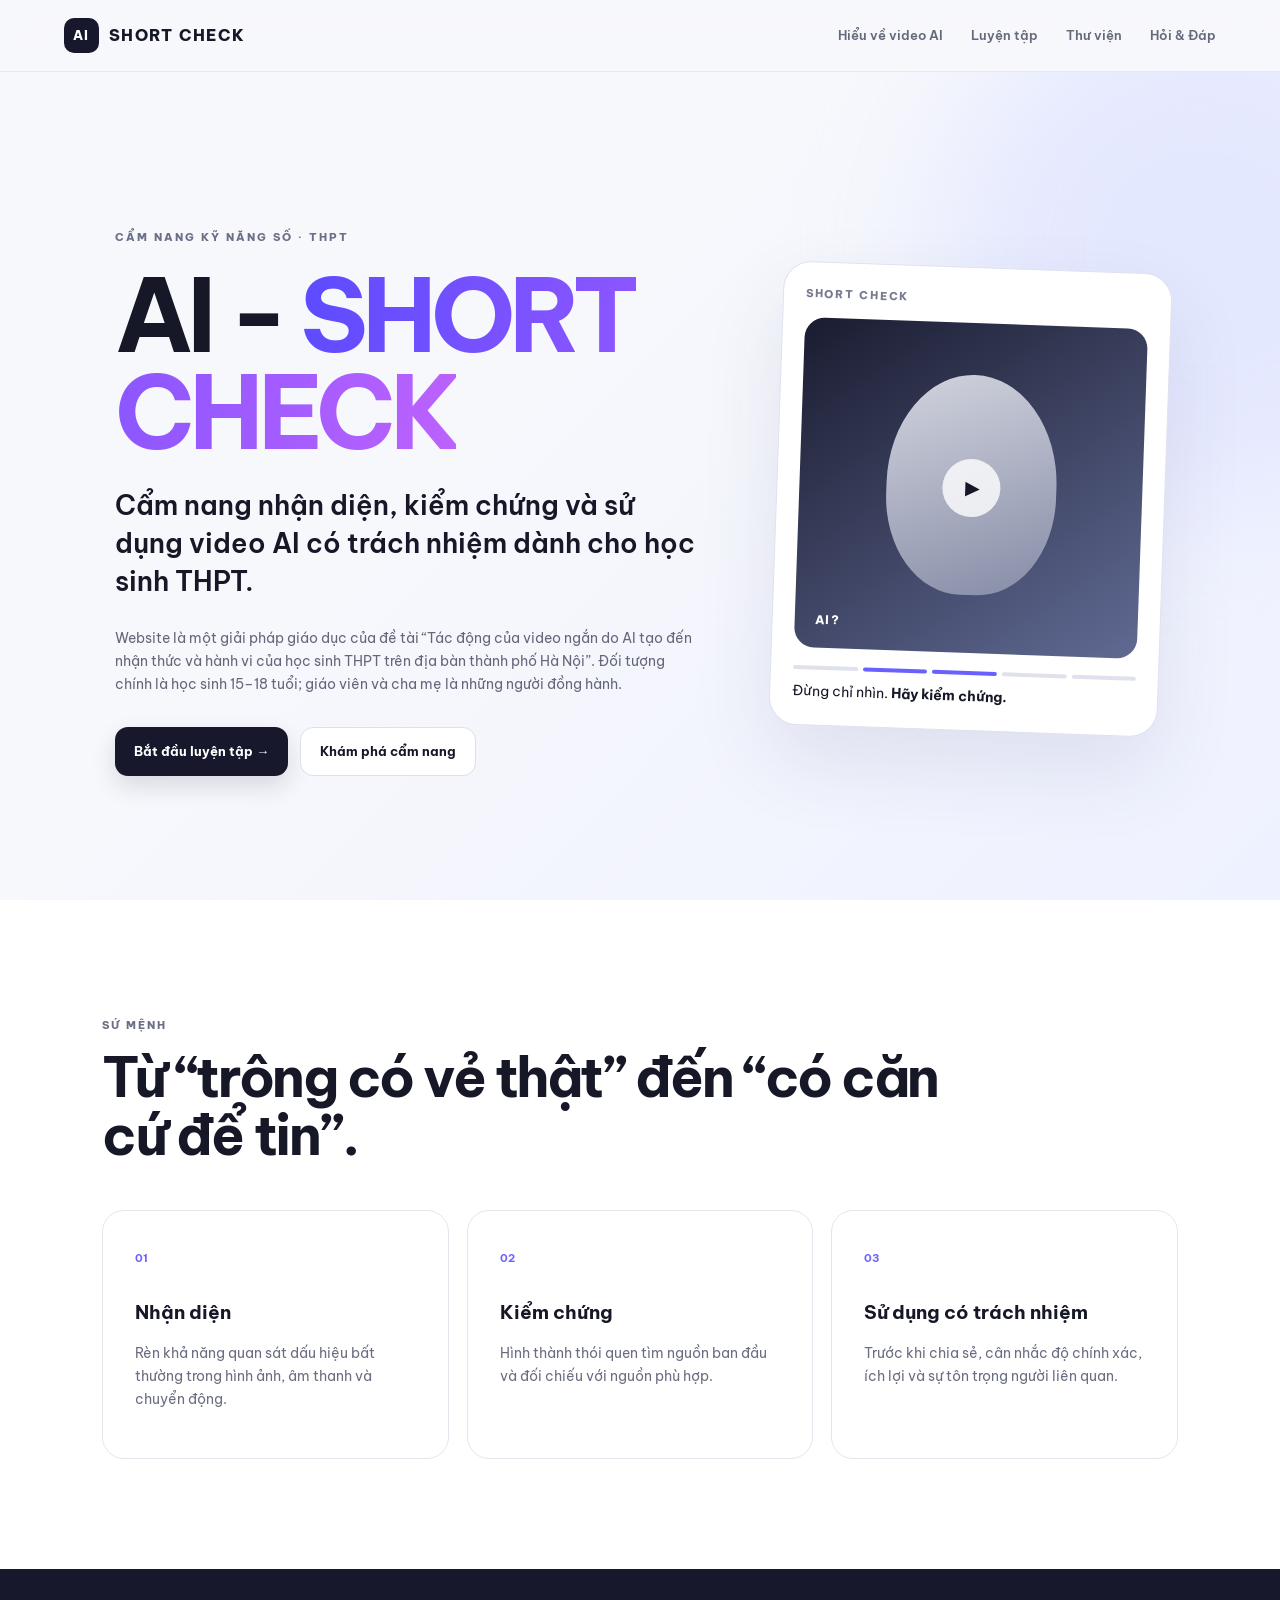
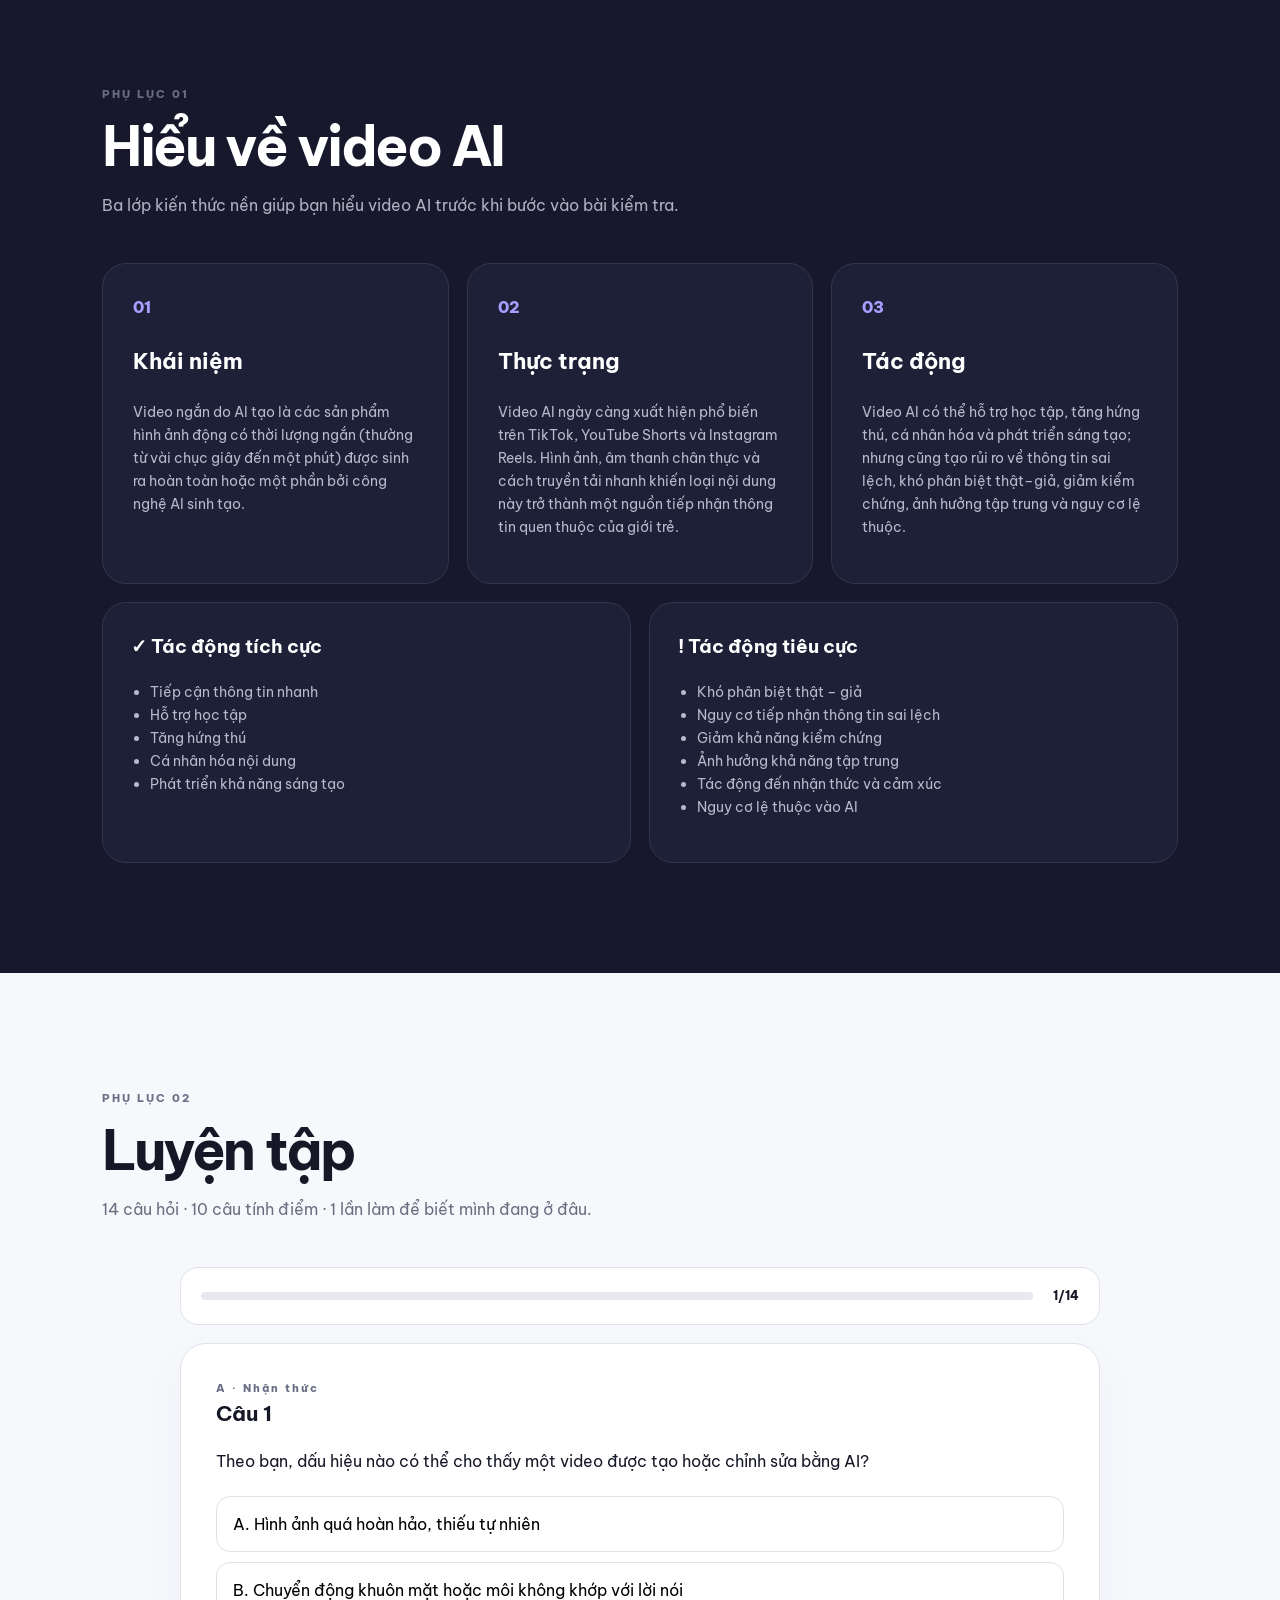
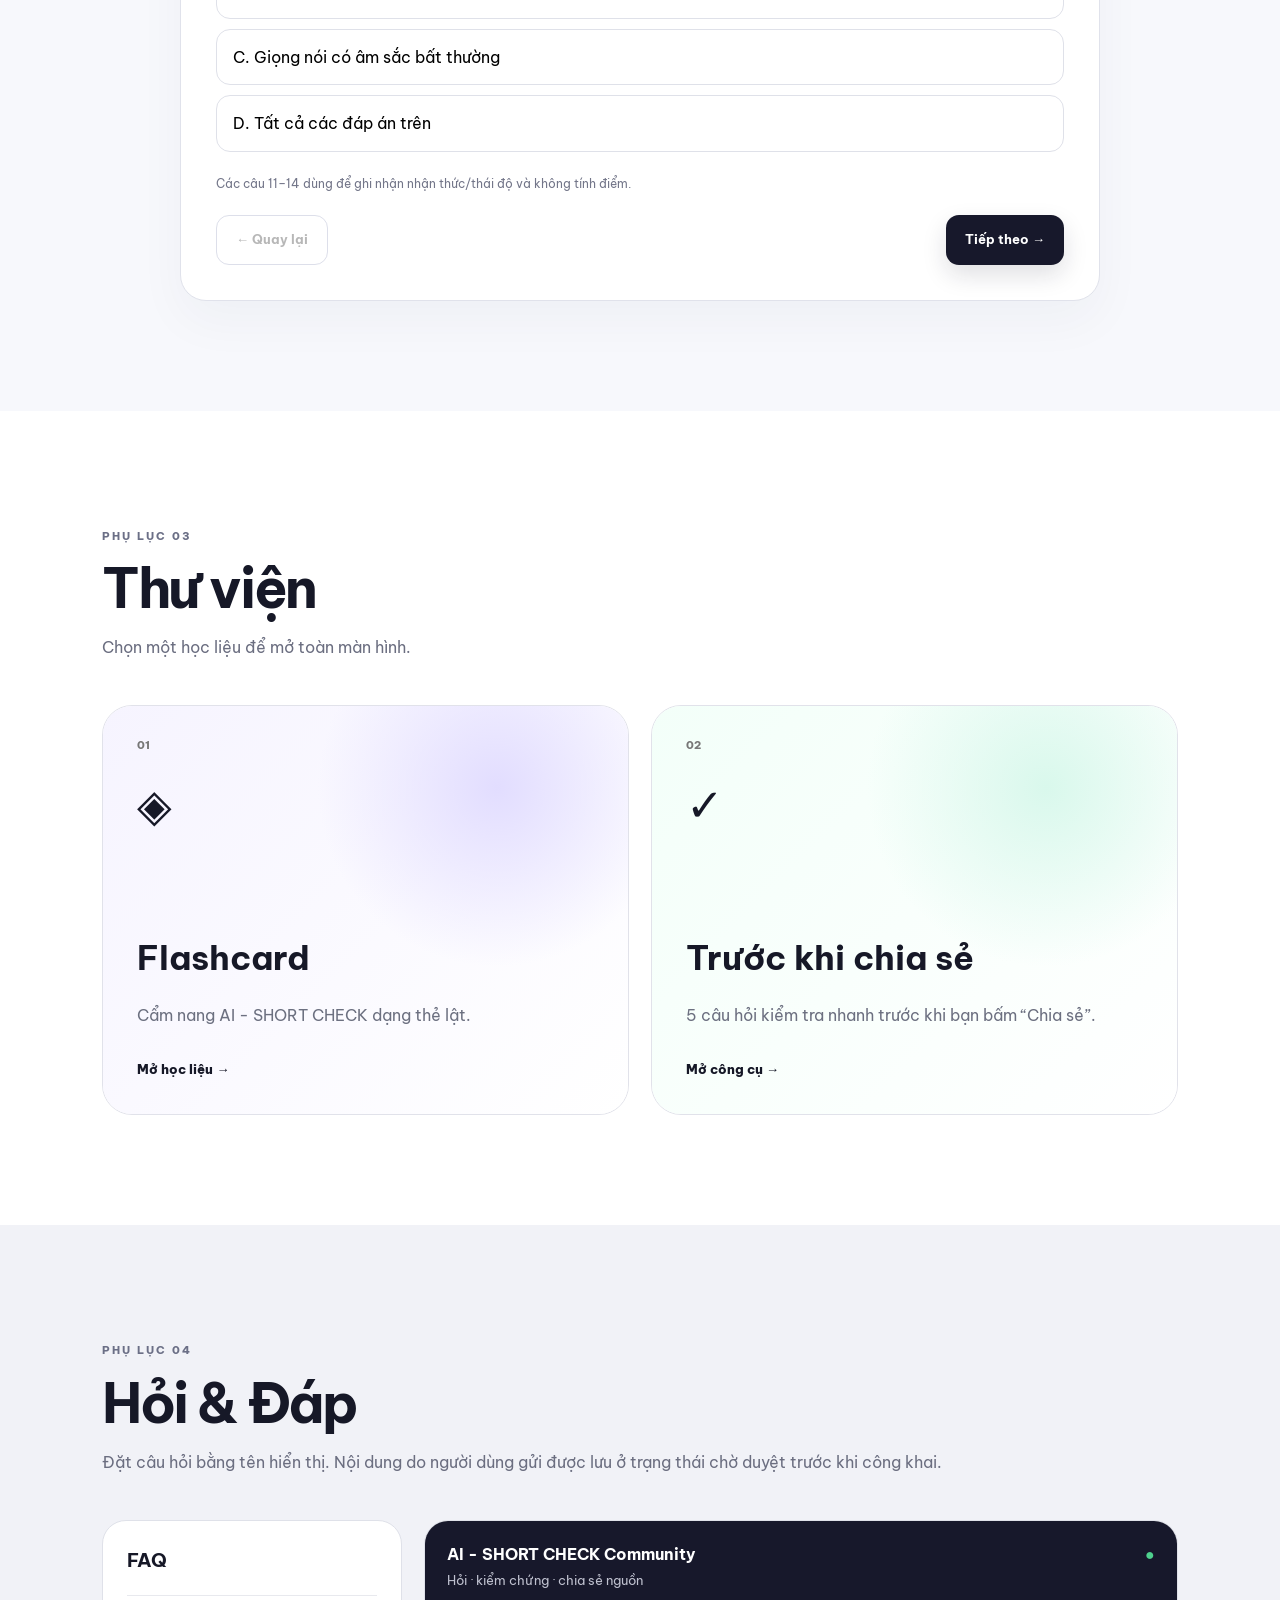
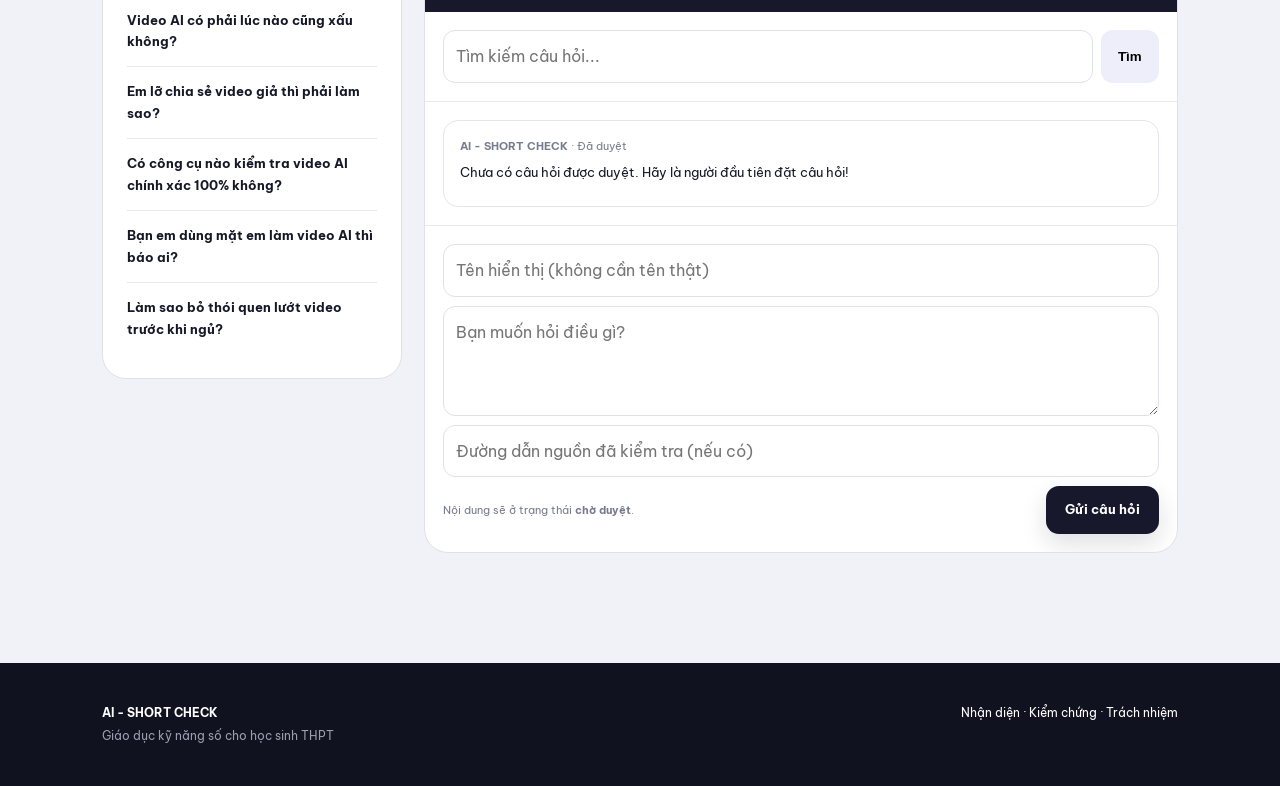
<file: index.html>
<!DOCTYPE html>
<html lang="vi">
<head>
  <meta charset="UTF-8">
  <meta name="viewport" content="width=device-width, initial-scale=1.0">
  <meta name="description" content="AI - SHORT CHECK - Cẩm nang nhận diện, kiểm chứng và sử dụng video AI có trách nhiệm dành cho học sinh THPT.">
  <title>AI - SHORT CHECK</title>
  <link rel="preconnect" href="https://fonts.googleapis.com">
  <link rel="preconnect" href="https://fonts.gstatic.com" crossorigin>
  <link href="https://fonts.googleapis.com/css2?family=Be+Vietnam+Pro:wght@400;500;600;700;800&display=swap" rel="stylesheet">
  <link rel="stylesheet" href="style.css">
  <link rel="icon" type="image/png" href="/ai_icon_sharp.png">
</head>
<body>
<header class="topbar">
  <a class="brand" href="#home"><span class="brand-mark">AI</span><span>SHORT CHECK</span></a>
  <nav>
    <a href="#understand">Hiểu về video AI</a>
    <a href="#practice">Luyện tập</a>
    <a href="#library">Thư viện</a>
    <a href="#qa">Hỏi & Đáp</a>
  </nav>
</header>

<main id="home">
  <section class="hero">
    <div class="hero-glow"></div>
    <div class="hero-copy">
      <span class="eyebrow">CẨM NANG KỸ NĂNG SỐ · THPT</span>
      <h1>AI - <span>SHORT CHECK</span></h1>
      <p class="hero-sub">Cẩm nang nhận diện, kiểm chứng và sử dụng video AI có trách nhiệm dành cho học sinh THPT.</p>
      <p class="hero-desc">Website là một giải pháp giáo dục của đề tài “Tác động của video ngắn do AI tạo đến nhận thức và hành vi của học sinh THPT trên địa bàn thành phố Hà Nội”. Đối tượng chính là học sinh 15–18 tuổi; giáo viên và cha mẹ là những người đồng hành.</p>
      <div class="hero-actions">
        <a class="btn primary" href="#practice">Bắt đầu luyện tập →</a>
        <a class="btn secondary" href="#understand">Khám phá cẩm nang</a>
      </div>
    </div>
    <div class="hero-card">
      <div class="scan-line"></div>
      <div class="mini-label">SHORT CHECK</div>
      <div class="fake-video">
        <div class="play">▶</div>
        <div class="face">AI?</div>
      </div>
      <div class="signal"><span></span><span></span><span></span><span></span><span></span></div>
      <p>Đừng chỉ nhìn. <strong>Hãy kiểm chứng.</strong></p>
    </div>
  </section>

  <section class="mission section">
    <div class="section-heading">
      <span class="eyebrow">SỨ MỆNH</span>
      <h2>Từ “trông có vẻ thật” đến “có căn cứ để tin”.</h2>
    </div>
    <div class="mission-grid">
      <article><b>01</b><h3>Nhận diện</h3><p>Rèn khả năng quan sát dấu hiệu bất thường trong hình ảnh, âm thanh và chuyển động.</p></article>
      <article><b>02</b><h3>Kiểm chứng</h3><p>Hình thành thói quen tìm nguồn ban đầu và đối chiếu với nguồn phù hợp.</p></article>
      <article><b>03</b><h3>Sử dụng có trách nhiệm</h3><p>Trước khi chia sẻ, cân nhắc độ chính xác, ích lợi và sự tôn trọng người liên quan.</p></article>
    </div>
  </section>

  <section id="understand" class="section dark-section">
    <div class="section-heading">
      <span class="eyebrow">PHỤ LỤC 01</span>
      <h2>Hiểu về video AI</h2>
      <p>Ba lớp kiến thức nền giúp bạn hiểu video AI trước khi bước vào bài kiểm tra.</p>
    </div>
    <div class="info-grid">
      <article class="info-card"><span>01</span><h3>Khái niệm</h3><p>Video ngắn do AI tạo là các sản phẩm hình ảnh động có thời lượng ngắn (thường từ vài chục giây đến một phút) được sinh ra hoàn toàn hoặc một phần bởi công nghệ AI sinh tạo.</p></article>
      <article class="info-card"><span>02</span><h3>Thực trạng</h3><p>Video AI ngày càng xuất hiện phổ biến trên TikTok, YouTube Shorts và Instagram Reels. Hình ảnh, âm thanh chân thực và cách truyền tải nhanh khiến loại nội dung này trở thành một nguồn tiếp nhận thông tin quen thuộc của giới trẻ.</p></article>
      <article class="info-card"><span>03</span><h3>Tác động</h3><p>Video AI có thể hỗ trợ học tập, tăng hứng thú, cá nhân hóa và phát triển sáng tạo; nhưng cũng tạo rủi ro về thông tin sai lệch, khó phân biệt thật–giả, giảm kiểm chứng, ảnh hưởng tập trung và nguy cơ lệ thuộc.</p></article>
    </div>
    <div class="impact-wrap">
      <div class="impact positive"><h3>✓ Tác động tích cực</h3><ul>
        <li>Tiếp cận thông tin nhanh</li><li>Hỗ trợ học tập</li><li>Tăng hứng thú</li><li>Cá nhân hóa nội dung</li><li>Phát triển khả năng sáng tạo</li>
      </ul></div>
      <div class="impact negative"><h3>! Tác động tiêu cực</h3><ul>
        <li>Khó phân biệt thật – giả</li><li>Nguy cơ tiếp nhận thông tin sai lệch</li><li>Giảm khả năng kiểm chứng</li><li>Ảnh hưởng khả năng tập trung</li><li>Tác động đến nhận thức và cảm xúc</li><li>Nguy cơ lệ thuộc vào AI</li>
      </ul></div>
    </div>
  </section>

  <section id="practice" class="section practice-section">
    <div class="section-heading">
      <span class="eyebrow">PHỤ LỤC 02</span>
      <h2>Luyện tập</h2>
      <p>14 câu hỏi · 10 câu tính điểm · 1 lần làm để biết mình đang ở đâu.</p>
    </div>
    <div id="quiz"></div>
  </section>

  <section id="library" class="section library-section">
    <div class="section-heading">
      <span class="eyebrow">PHỤ LỤC 03</span>
      <h2>Thư viện</h2>
      <p>Chọn một học liệu để mở toàn màn hình.</p>
    </div>
    <div class="library-grid">
      <a class="library-card flashcard-card" href="flashcards.html">
        <div class="lib-number">01</div><div class="lib-icon">◈</div>
        <h3>Flashcard</h3><p>Cẩm nang AI - SHORT CHECK dạng thẻ lật.</p><span>Mở học liệu →</span>
      </a>
      <a class="library-card share-card" href="share-check.html">
        <div class="lib-number">02</div><div class="lib-icon">✓</div>
        <h3>Trước khi chia sẻ</h3><p>5 câu hỏi kiểm tra nhanh trước khi bạn bấm “Chia sẻ”.</p><span>Mở công cụ →</span>
      </a>
    </div>
  </section>

  <section id="qa" class="section qa-section">
    <div class="section-heading">
      <span class="eyebrow">PHỤ LỤC 04</span>
      <h2>Hỏi & Đáp</h2>
      <p>Đặt câu hỏi bằng tên hiển thị. Nội dung do người dùng gửi được lưu ở trạng thái chờ duyệt trước khi công khai.</p>
    </div>
    <div class="qa-layout">
      <aside class="faq">
        <h3>FAQ</h3>
        <div id="faqList"></div>
      </aside>
      <div class="chat-panel">
        <div class="chat-head"><div><strong>AI - SHORT CHECK Community</strong><small>Hỏi · kiểm chứng · chia sẻ nguồn</small></div><span class="status-dot">●</span></div>
        <div class="search-row"><input id="qaSearch" placeholder="Tìm kiếm câu hỏi..."><button id="searchBtn">Tìm</button></div>
        <div id="questionList" class="question-list"></div>
        <form id="questionForm" class="question-form">
          <input id="displayName" required maxlength="40" placeholder="Tên hiển thị (không cần tên thật)">
          <textarea id="questionText" required maxlength="600" placeholder="Bạn muốn hỏi điều gì?"></textarea>
          <input id="sourceUrl" type="url" placeholder="Đường dẫn nguồn đã kiểm tra (nếu có)">
          <div class="form-foot"><small>Nội dung sẽ ở trạng thái <b>chờ duyệt</b>.</small><button class="btn primary" type="submit">Gửi câu hỏi</button></div>
        </form>
      </div>
    </div>
  </section>
</main>

<footer>
  <div><strong>AI - SHORT CHECK</strong><span>Giáo dục kỹ năng số cho học sinh THPT</span></div>
  <div>Nhận diện · Kiểm chứng · Trách nhiệm</div>
</footer>
<script src="script.js"></script>
</body>
</html>
</file>
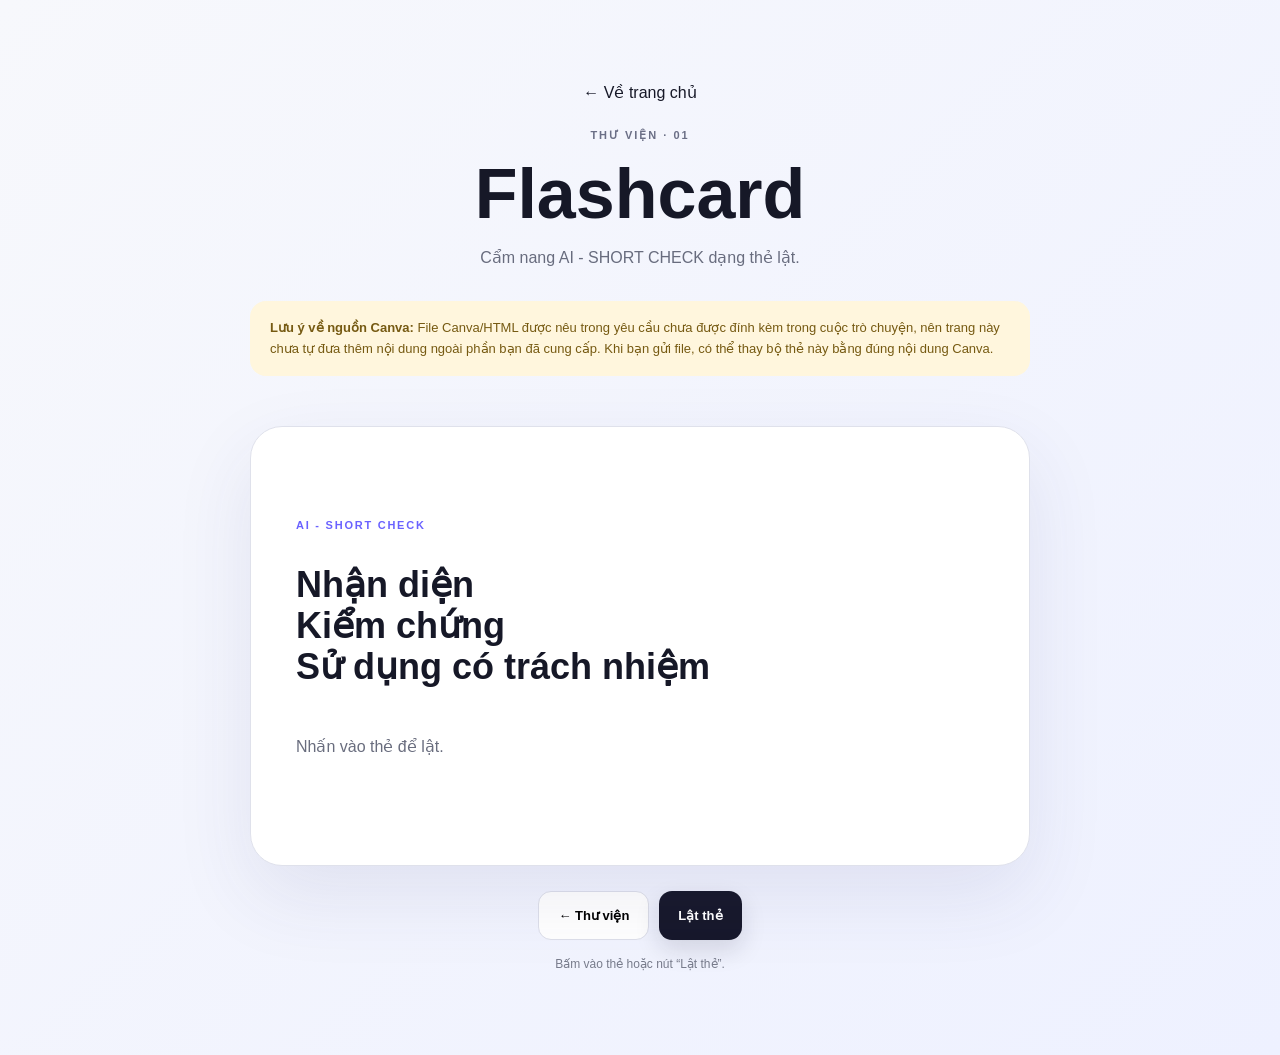
<file: flashcards.html>
<!DOCTYPE html>
<html lang="vi"><head><meta charset="UTF-8"><meta name="viewport" content="width=device-width,initial-scale=1.0"><title>Flashcard · AI - SHORT CHECK</title><link rel="stylesheet" href="style.css"><style>
.flash-page{min-height:100vh;padding:80px 7vw;background:linear-gradient(135deg,#f7f8fc,#eef1ff)}.flash-head{max-width:850px;margin:auto;text-align:center}.flash-head h1{font-size:clamp(40px,6vw,70px);line-height:1;margin:14px 0}.flash-head p{color:#686c7e}.deck{max-width:780px;margin:50px auto 25px;perspective:1200px}.flash{min-height:440px;position:relative;transform-style:preserve-3d;transition:transform .6s;cursor:pointer}.flash.flipped{transform:rotateY(180deg)}.face-card{position:absolute;inset:0;backface-visibility:hidden;border-radius:32px;padding:45px;display:flex;flex-direction:column;justify-content:center;box-shadow:0 30px 80px #333a7018;border:1px solid #dfe1eb;background:white}.back{transform:rotateY(180deg);background:#17182b;color:white}.tag{font-size:11px;font-weight:800;letter-spacing:.16em;color:#6a62ff}.back .tag{color:#a8a1ff}.face-card h2{font-size:36px;line-height:1.15}.face-card p{color:#696d7e}.back p{color:#c4c6d2}.controls{display:flex;justify-content:center;gap:10px}.hint{text-align:center;color:#777b8b;font-size:12px;margin-top:15px}.warning{max-width:780px;margin:30px auto;padding:16px 20px;border-radius:16px;background:#fff6dd;color:#765a12;font-size:13px}.home{display:inline-block;margin-bottom:20px}
</style></head><body><main class="flash-page"><div class="flash-head"><a class="home" href="index.html">← Về trang chủ</a><div class="eyebrow">THƯ VIỆN · 01</div><h1>Flashcard</h1><p>Cẩm nang AI - SHORT CHECK dạng thẻ lật.</p></div>
<div class="warning"><b>Lưu ý về nguồn Canva:</b> File Canva/HTML được nêu trong yêu cầu chưa được đính kèm trong cuộc trò chuyện, nên trang này chưa tự đưa thêm nội dung ngoài phần bạn đã cung cấp. Khi bạn gửi file, có thể thay bộ thẻ này bằng đúng nội dung Canva.</div>
<div class="deck"><div id="flash" class="flash" onclick="this.classList.toggle('flipped')"><div class="face-card"><span class="tag">AI - SHORT CHECK</span><h2>Nhận diện<br>Kiểm chứng<br>Sử dụng có trách nhiệm</h2><p>Nhấn vào thẻ để lật.</p></div><div class="face-card back"><span class="tag">CẨM NANG</span><h2>Đừng chỉ nhìn.<br>Hãy kiểm chứng.</h2><p>Hãy bổ sung file Canva để sử dụng chính xác nội dung flashcard của dự án.</p></div></div></div>
<div class="controls"><button class="btn secondary" onclick="location.href='index.html#library'">← Thư viện</button><button class="btn primary" onclick="document.getElementById('flash').classList.toggle('flipped')">Lật thẻ</button></div><div class="hint">Bấm vào thẻ hoặc nút “Lật thẻ”.</div></main></body></html>
</file>
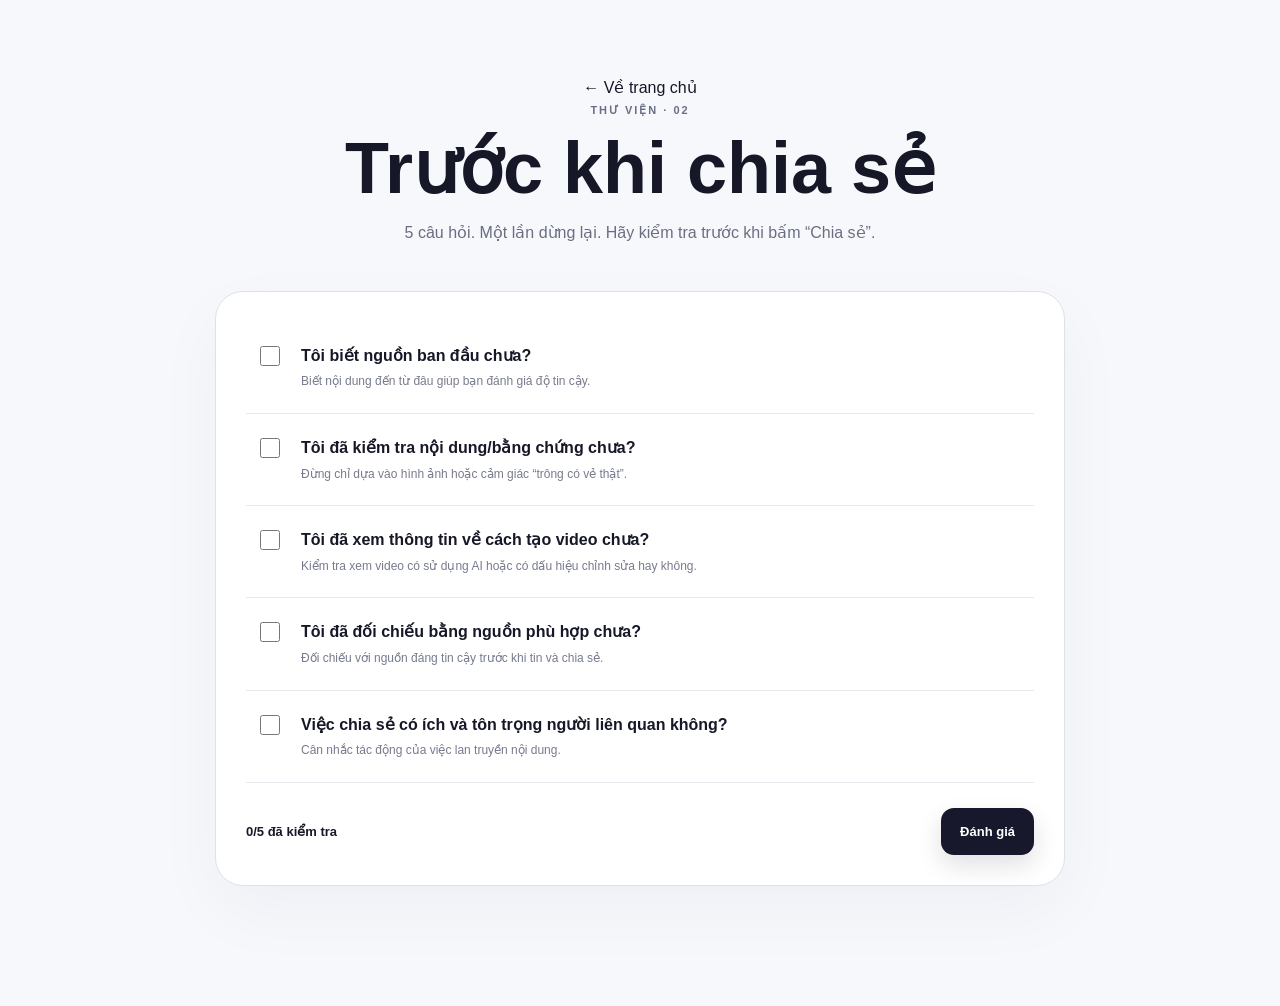
<file: share-check.html>
<!DOCTYPE html>
<html lang="vi"><head><meta charset="UTF-8"><meta name="viewport" content="width=device-width,initial-scale=1.0"><title>Trước khi chia sẻ · AI - SHORT CHECK</title><link rel="stylesheet" href="style.css"><style>
.share-page{min-height:100vh;padding:75px 7vw;background:#f7f8fc}.share-head{text-align:center;max-width:800px;margin:auto}.share-head h1{font-size:clamp(40px,6vw,72px);line-height:1;margin:12px 0}.share-head p{color:#6a6e80}.check-box{max-width:850px;margin:45px auto;background:white;border:1px solid #dfe1e9;border-radius:28px;padding:30px;box-shadow:0 25px 70px #20243a0a}.check-item{display:flex;gap:18px;padding:21px 10px;border-bottom:1px solid #e8e9ef;cursor:pointer}.check-item:last-child{border-bottom:0}.check-item input{width:20px;height:20px;margin-top:3px}.check-item strong{display:block}.check-item span{display:block;font-size:12px;color:#777b8d;margin-top:3px}.check-actions{display:flex;justify-content:space-between;align-items:center;margin-top:25px;gap:15px}.meter{font-size:13px;font-weight:700}.result-box{margin-top:20px;padding:22px;border-radius:18px;display:none}.result-box.show{display:block}.good{background:#eafaf2;color:#236a4b}.care{background:#fff5dd;color:#765a12}.bad{background:#fff0f1;color:#8b3540}
</style></head><body><main class="share-page"><div class="share-head"><a class="home" href="index.html">← Về trang chủ</a><div class="eyebrow">THƯ VIỆN · 02</div><h1>Trước khi chia sẻ</h1><p>5 câu hỏi. Một lần dừng lại. Hãy kiểm tra trước khi bấm “Chia sẻ”.</p></div>
<div class="check-box"><label class="check-item"><input type="checkbox"><div><strong>Tôi biết nguồn ban đầu chưa?</strong><span>Biết nội dung đến từ đâu giúp bạn đánh giá độ tin cậy.</span></div></label>
<label class="check-item"><input type="checkbox"><div><strong>Tôi đã kiểm tra nội dung/bằng chứng chưa?</strong><span>Đừng chỉ dựa vào hình ảnh hoặc cảm giác “trông có vẻ thật”.</span></div></label>
<label class="check-item"><input type="checkbox"><div><strong>Tôi đã xem thông tin về cách tạo video chưa?</strong><span>Kiểm tra xem video có sử dụng AI hoặc có dấu hiệu chỉnh sửa hay không.</span></div></label>
<label class="check-item"><input type="checkbox"><div><strong>Tôi đã đối chiếu bằng nguồn phù hợp chưa?</strong><span>Đối chiếu với nguồn đáng tin cậy trước khi tin và chia sẻ.</span></div></label>
<label class="check-item"><input type="checkbox"><div><strong>Việc chia sẻ có ích và tôn trọng người liên quan không?</strong><span>Cân nhắc tác động của việc lan truyền nội dung.</span></div></label>
<div class="check-actions"><span class="meter" id="meter">0/5 đã kiểm tra</span><button class="btn primary" id="checkBtn">Đánh giá</button></div><div id="result" class="result-box"></div></div></main>
<script>
const boxes=[...document.querySelectorAll('.check-item input')],meter=document.getElementById('meter'),res=document.getElementById('result');
boxes.forEach(b=>b.onchange=()=>meter.textContent=boxes.filter(x=>x.checked).length+"/5 đã kiểm tra");
document.getElementById('checkBtn').onclick=()=>{let n=boxes.filter(x=>x.checked).length;res.className="result-box show "+(n===5?"good":n>=3?"care":"bad");res.innerHTML=n===5?"<b>Bạn đã hoàn thành 5/5.</b><br>Có thể cân nhắc chia sẻ sau khi vẫn giữ thói quen kiểm chứng.":n>=3?"<b>Bạn đã kiểm tra một phần.</b><br>Hãy hoàn thành 5 câu hỏi trước khi quyết định chia sẻ.":"<b>Khoan chia sẻ.</b><br>Hãy dừng lại và kiểm tra thêm nguồn, bằng chứng và tác động của việc chia sẻ."};
</script></body></html>
</file>
<file: style.css>
*{box-sizing:border-box}html{scroll-behavior:smooth}body{margin:0;font-family:"Be Vietnam Pro",Arial,sans-serif;background:#f7f8fc;color:#161827;line-height:1.65}a{text-decoration:none;color:inherit}.topbar{position:sticky;top:0;z-index:20;height:72px;background:rgba(247,248,252,.88);backdrop-filter:blur(18px);border-bottom:1px solid #e7e9f1;display:flex;align-items:center;justify-content:space-between;padding:0 5vw}.brand{display:flex;gap:10px;align-items:center;font-weight:800;letter-spacing:.08em}.brand-mark{display:grid;place-items:center;width:35px;height:35px;border-radius:10px;background:#17182b;color:white;font-size:13px}.topbar nav{display:flex;gap:28px;font-size:13px;font-weight:600;color:#66697b}.topbar nav a:hover{color:#111}.hero{min-height:calc(100vh - 72px);padding:9vw 9vw 7vw;display:grid;grid-template-columns:1.2fr .8fr;gap:6vw;align-items:center;position:relative;overflow:hidden;background:linear-gradient(135deg,#f7f8fc 40%,#eef1ff)}.hero-glow{position:absolute;width:520px;height:520px;border-radius:50%;background:#dfe4ff;filter:blur(70px);right:-180px;top:-80px;opacity:.75}.hero-copy,.hero-card{position:relative;z-index:1}.eyebrow{font-size:11px;font-weight:800;letter-spacing:.18em;color:#6b6f86}.hero h1{font-size:clamp(50px,8vw,105px);line-height:.95;margin:18px 0 22px;letter-spacing:-.06em}.hero h1 span{background:linear-gradient(100deg,#5c4bff,#bd62ff);color:transparent;background-clip:text}.hero-sub{font-size:clamp(19px,2.1vw,28px);font-weight:600;max-width:850px;line-height:1.4}.hero-desc{max-width:720px;color:#64677a;font-size:14px}.hero-actions{display:flex;gap:12px;margin-top:30px;flex-wrap:wrap}.btn{border:0;border-radius:13px;padding:13px 19px;font:inherit;font-size:13px;font-weight:700;cursor:pointer;display:inline-flex;align-items:center;justify-content:center}.btn.primary{background:#17182b;color:white;box-shadow:0 10px 25px #17182b22}.btn.secondary{background:white;border:1px solid #dddfea}.hero-card{max-width:410px;margin:auto;width:100%;padding:22px;border:1px solid #dfe2ef;border-radius:28px;background:#fff;box-shadow:0 35px 80px #353a701a;transform:rotate(2deg)}.mini-label{font-size:11px;letter-spacing:.16em;font-weight:800;color:#777b90;margin-bottom:15px}.fake-video{height:330px;border-radius:20px;background:linear-gradient(145deg,#1a1c30,#606a93);display:grid;place-items:center;position:relative;overflow:hidden}.fake-video:before{content:"";position:absolute;width:170px;height:220px;border-radius:50% 50% 45% 45%;background:linear-gradient(160deg,#e5e7ef,#8b91ab);top:52px;opacity:.9}.play{position:relative;z-index:2;width:58px;height:58px;border-radius:50%;display:grid;place-items:center;background:#ffffffcc;font-size:19px;padding-left:3px}.face{position:absolute;bottom:18px;left:20px;color:white;font-weight:800;font-size:12px;letter-spacing:.15em}.signal{display:flex;gap:5px;margin:18px 0 10px}.signal span{height:4px;flex:1;border-radius:99px;background:#dfe2ed}.signal span:nth-child(2),.signal span:nth-child(3){background:#6861ff}.hero-card p{margin:0;font-size:14px}.section{padding:110px 8vw}.section-heading{max-width:900px;margin-bottom:45px}.section-heading h2{font-size:clamp(32px,4.3vw,60px);line-height:1.05;letter-spacing:-.045em;margin:13px 0}.section-heading p{color:#6b6e80}.mission{background:#fff}.mission-grid{display:grid;grid-template-columns:repeat(3,1fr);gap:18px}.mission-grid article{padding:32px;border:1px solid #e5e6ed;border-radius:22px}.mission-grid b{font-size:11px;color:#6b62ff}.mission-grid h3{margin:28px 0 6px}.mission-grid p{color:#6b6e80;font-size:14px}.dark-section{background:#17182b;color:#fff}.dark-section .section-heading p{color:#aeb1c2}.info-grid{display:grid;grid-template-columns:repeat(3,1fr);gap:18px}.info-card{border:1px solid #33354c;border-radius:24px;padding:30px;background:#1e2037}.info-card span{color:#a69fff;font-weight:800}.info-card h3{font-size:22px}.info-card p{color:#b7bacb;font-size:14px}.impact-wrap{display:grid;grid-template-columns:1fr 1fr;gap:18px;margin-top:18px}.impact{padding:28px;border-radius:24px;background:#1e2037;border:1px solid #33354c}.impact h3{margin-top:0}.impact ul{padding-left:19px;color:#b7bacb;font-size:14px}.practice-section{background:#f7f8fc}.quiz-shell{max-width:920px;margin:auto}.quiz-top{display:flex;justify-content:space-between;align-items:center;gap:20px;padding:18px 20px;border:1px solid #e0e2eb;background:#fff;border-radius:18px;margin-bottom:18px}.progress{height:8px;background:#e8e9f0;border-radius:99px;overflow:hidden;flex:1}.progress i{display:block;height:100%;background:linear-gradient(90deg,#655bff,#c261ff);transition:width .3s}.score-badge{font-size:12px;font-weight:800;white-space:nowrap}.quiz-card{background:#fff;border:1px solid #e0e2eb;border-radius:26px;padding:35px;box-shadow:0 20px 50px #2428420a}.quiz-card h3{margin:0 0 12px;font-size:21px}.question-context{color:#666a7c;font-size:14px;background:#f5f6fa;padding:17px;border-radius:14px;margin:16px 0}.answers{display:grid;gap:10px;margin:22px 0}.answer{border:1px solid #dfe1e9;background:white;border-radius:14px;padding:14px 16px;text-align:left;cursor:pointer;font:inherit;transition:.15s}.answer:hover{border-color:#8a83ff;background:#fafaff}.answer.selected{border-color:#665dff;background:#f3f1ff}.answer.correct{border-color:#2f9d68;background:#effbf5}.answer.wrong{border-color:#d65a66;background:#fff2f3}.quiz-note{font-size:12px;color:#737689}.quiz-nav{display:flex;justify-content:space-between;gap:10px;margin-top:22px}.sub-input{width:100%;border:1px solid #dfe1e9;border-radius:12px;padding:13px;font:inherit;margin:8px 0}.checks{display:grid;gap:9px;margin:12px 0}.checks label{display:flex;gap:10px;align-items:flex-start;padding:11px 12px;background:#f7f8fb;border-radius:12px;font-size:14px}.result{padding:30px;border-radius:24px;background:#17182b;color:white}.result h3{font-size:30px;margin-top:0}.result .score-big{font-size:64px;font-weight:800;line-height:1}.result p{color:#c2c4d1}.library-section{background:#fff}.library-grid{display:grid;grid-template-columns:1fr 1fr;gap:22px}.library-card{min-height:410px;border-radius:30px;padding:34px;position:relative;overflow:hidden;border:1px solid #e1e2ea;display:flex;flex-direction:column;justify-content:flex-end}.library-card:before{content:"";position:absolute;inset:0;background:radial-gradient(circle at 75% 20%,#e2ddff,transparent 35%),linear-gradient(135deg,#f6f4ff,#fff)}.share-card:before{background:radial-gradient(circle at 75% 20%,#d9f8ec,transparent 35%),linear-gradient(135deg,#f3fff9,#fff)}.library-card>*{position:relative}.lib-number{position:absolute!important;top:30px;left:34px;font-size:11px;font-weight:800;color:#777}.lib-icon{font-size:45px;margin-bottom:auto;padding-top:28px}.library-card h3{font-size:34px;margin:0}.library-card p{color:#6c7080;max-width:420px}.library-card span{font-size:13px;font-weight:800;margin-top:15px}.qa-section{background:#f1f2f7}.qa-layout{display:grid;grid-template-columns:300px 1fr;gap:22px;align-items:start}.faq,.chat-panel{background:#fff;border:1px solid #dfe1e9;border-radius:24px;overflow:hidden}.faq{padding:24px}.faq h3{margin-top:0}.faq-item{border-top:1px solid #e8e9ee;padding:14px 0}.faq-q{font-size:13px;font-weight:700;cursor:pointer}.faq-a{font-size:12px;color:#6c7080;margin-top:8px;display:none}.faq-item.open .faq-a{display:block}.chat-head{padding:20px 22px;background:#17182b;color:white;display:flex;justify-content:space-between}.chat-head small{display:block;color:#bfc1cf;margin-top:3px}.status-dot{color:#4ed08d}.search-row{display:flex;gap:8px;padding:18px;border-bottom:1px solid #e9eaf0}.search-row input,.question-form input,.question-form textarea{border:1px solid #dfe1e9;border-radius:12px;padding:12px;font:inherit;outline:none;width:100%}.search-row button{border:0;border-radius:12px;background:#eeeefa;padding:0 17px;font-weight:700}.question-list{padding:18px;display:grid;gap:10px}.question-item{padding:16px;border:1px solid #e4e5ec;border-radius:15px}.question-item .meta{font-size:11px;color:#777b8d}.question-item p{font-size:13px;margin:7px 0}.pending{display:inline-block;padding:2px 7px;border-radius:99px;background:#fff4d9;color:#9a7112;font-size:10px}.question-form{padding:18px;border-top:1px solid #e9eaf0;display:grid;gap:9px}.question-form textarea{min-height:110px;resize:vertical}.form-foot{display:flex;align-items:center;justify-content:space-between;gap:10px}.form-foot small{color:#777b8d;font-size:11px}footer{padding:40px 8vw;background:#11121f;color:white;display:flex;justify-content:space-between;gap:30px;font-size:12px}footer span{display:block;color:#9b9ead;margin-top:4px}@media(max-width:850px){.topbar nav{display:none}.hero{grid-template-columns:1fr;padding:70px 7vw}.hero-card{transform:none}.mission-grid,.info-grid,.impact-wrap,.library-grid{grid-template-columns:1fr}.section{padding:75px 7vw}.qa-layout{grid-template-columns:1fr}.quiz-card{padding:24px}footer{flex-direction:column}.hero h1{font-size:58px}}
</file>
